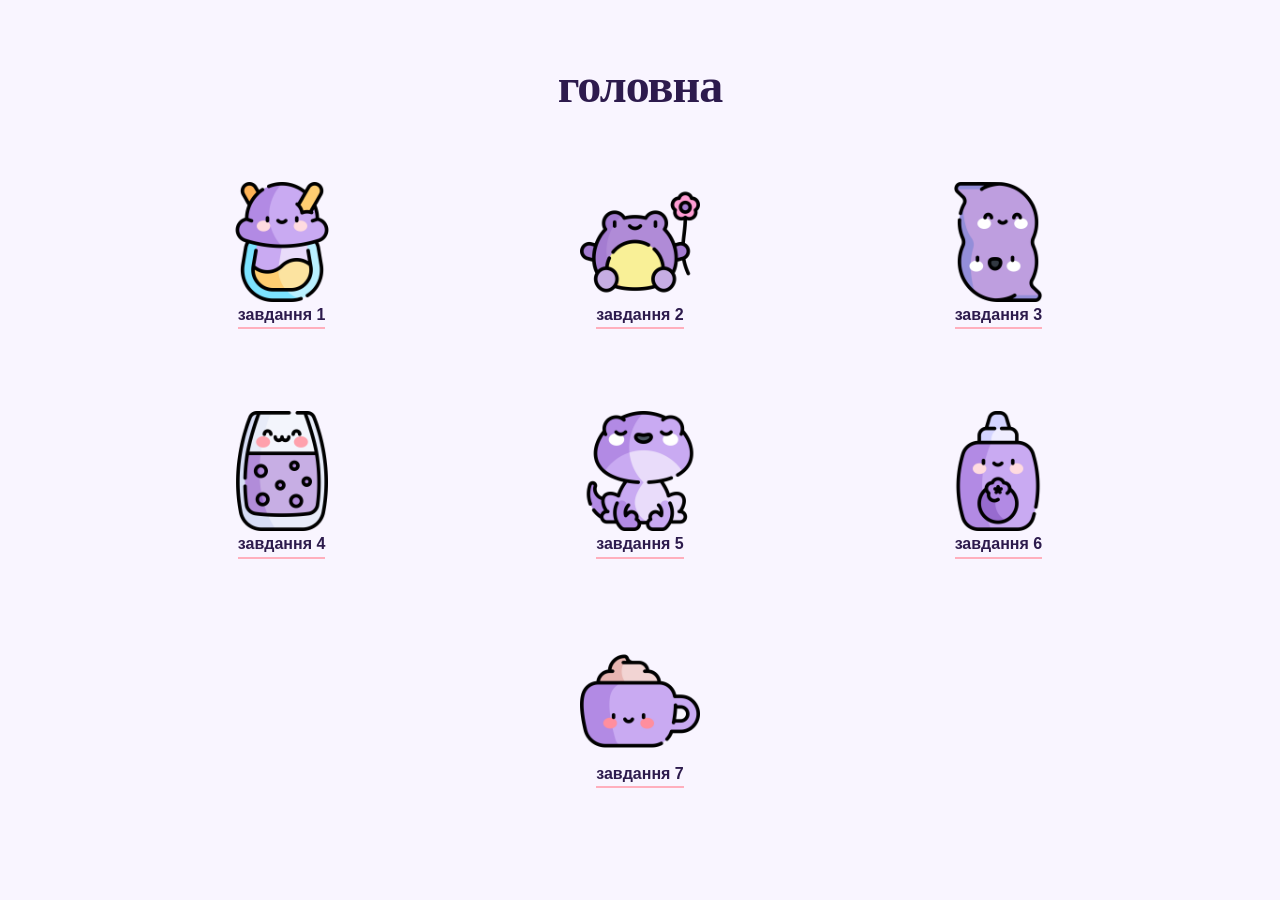
<file: index.html>
<!doctype html>
<html lang="en">
  <head>
    <meta charset="UTF-8" />
    <meta name="viewport" content="width=device-width, initial-scale=1.0" />
    <title>головна</title>
    <link rel="stylesheet" href="./style.css" />
  </head>
  <body>
    <main class="_main-root _main">
      <h1>головна</h1>
      <div class="task-container">
        <ul>
          <li>
            <img src="./img/icon/icon-1.png" alt="task1-icon" /><a
              href="./tasks/task1.html"
              >завдання 1</a
            >
          </li>
          <li>
            <img src="./img/icon/icon-2.png" alt="task2-icon" /><a
              href="./tasks/task2.html"
              >завдання 2</a
            >
          </li>
          <li>
            <img src="./img/icon/icon-3.png" alt="task3-icon" /><a
              href="./tasks/task3.html"
              >завдання 3</a
            >
          </li>
          <li>
            <img src="./img/icon/icon-4.png" alt="task4-icon" /><a
              href="./tasks/task4.html"
              >завдання 4</a
            >
          </li>
          <li>
            <img src="./img/icon/icon-5.png" alt="task5-icon" /><a
              href="./tasks/task5.html"
              >завдання 5</a
            >
          </li>
          <li>
            <img src="./img/icon/icon-6.png" alt="task6-icon" /><a
              href="./tasks/task6.html"
              >завдання 6</a
            >
          </li>
          <li>
            <img src="./img/icon/icon-7.png" alt="task7-icon" /><a
              href="./tasks/task7.html"
              >завдання 7</a
            >
          </li>
        </ul>
      </div>
    </main>
  </body>
</html>
</file>
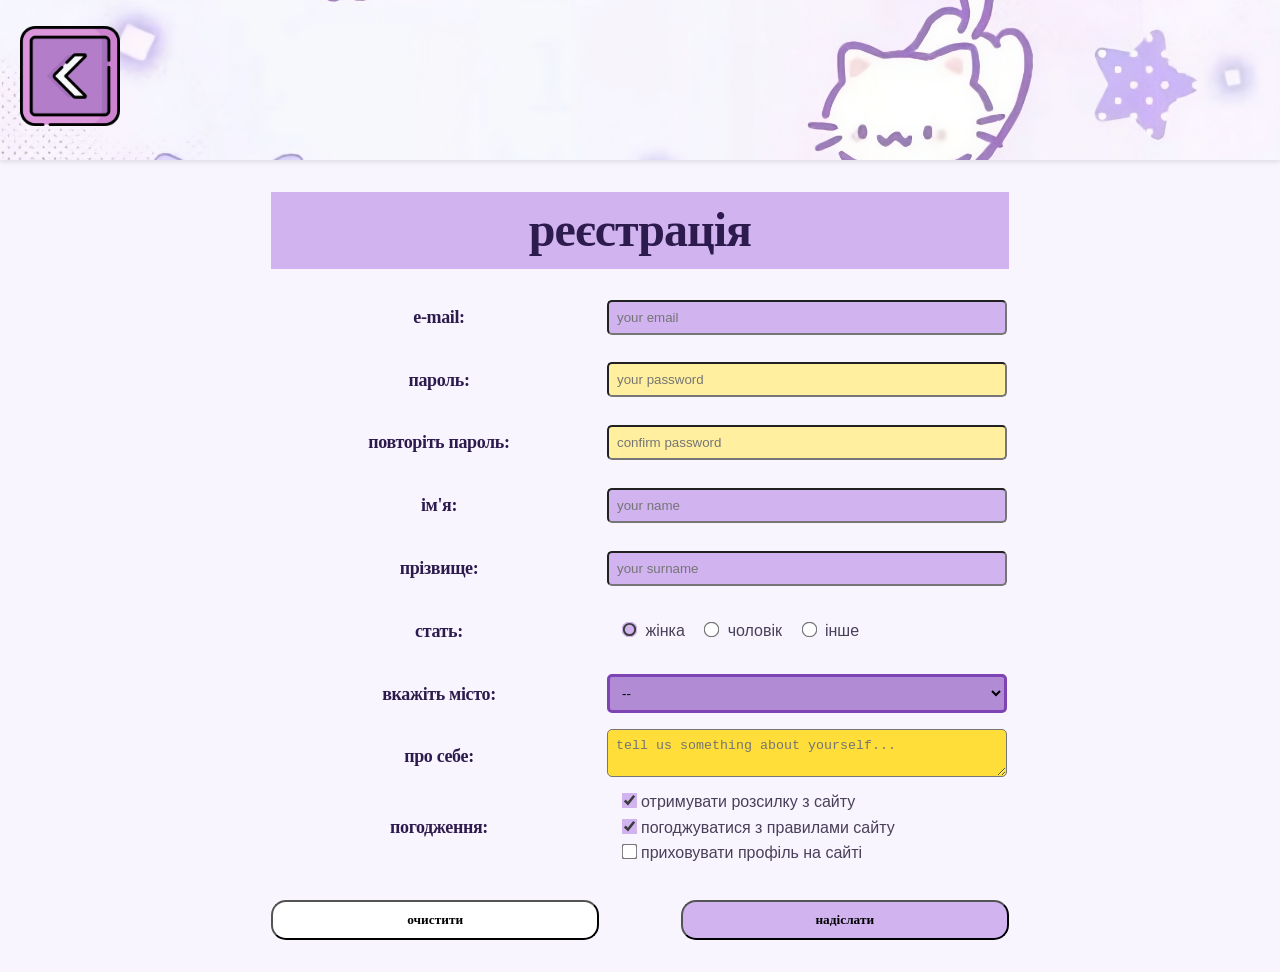
<file: tasks/task1.html>
<!doctype html>
<html lang="en">
  <head>
    <meta charset="UTF-8" />
    <meta name="viewport" content="width=device-width, initial-scale=1.0" />
    <title>завдання 1</title>
    <link rel="stylesheet" href="../style.css" />
  </head>
  <body>
    <header class="_header _header-1">
      <a href="../index.html"
        ><img src="../img/icon/arrow-icon.png" alt="arrow icon"
      /></a>
    </header>
    <main class="_main _main-task1">
      <form action="form_sent.html" method="get">
        <table>
          <caption>
            реєстрація
          </caption>
          <tr>
            <th><h3>e-mail:</h3></th>
            <td><input type="email" required placeholder="your email" /></td>
          </tr>
          <tr>
            <th><h3>пароль:</h3></th>
            <td>
              <input type="password" required placeholder="your password" />
            </td>
          </tr>
          <tr>
            <th><h3>повторіть пароль:</h3></th>
            <td>
              <input type="password" required placeholder="confirm password" />
            </td>
          </tr>

          <tr>
            <th><h3>ім'я:</h3></th>
            <td><input type="text" required placeholder="your name" /></td>
          </tr>
          <tr>
            <th><h3>прізвище:</h3></th>
            <td><input type="text" required placeholder="your surname" /></td>
          </tr>
          <tr>
            <th><h3>стать:</h3></th>
            <td class="gender-pool">
              <input
                type="radio"
                name="gender"
                id="woman"
                value="woman"
                checked
              />
              <label for="woman">жінка</label>

              <input type="radio" name="gender" id="man" value="man" />
              <label for="man">чоловік</label>

              <input type="radio" name="gender" id="other" value="other" />
              <label for="other">інше</label>
            </td>
          </tr>

          <tr>
            <th><h3>вкажіть місто:</h3></th>
            <td>
              <select name="citys" required>
                <option value="" disabled selected hidden>--</option>
                <option value="Zaporizhia">Запоріжжя</option>
                <option value="Zhytomyr">Житомир</option>
                <option value="Vinnytsia">Вінниця</option>
                <option value="Khmelnytskyi">Хмельницький</option>
                <option value="Ivano-Frankivsk">Івано-Франківськ</option>
                <option value="Odessa">Одесса</option>
                <option value="Chernihiv">Чернігів</option>
                <option value="Rivne">Рівне</option>
              </select>
            </td>
          </tr>
          <tr>
            <th><h3>про себе:</h3></th>
            <td>
              <textarea
                name="about_user"
                id="about"
                placeholder="tell us something about yourself..."
              ></textarea>
            </td>
          </tr>

          <tr>
            <th><h3>погодження:</h3></th>
            <td>
              <label for="newsletter">
                <input type="checkbox" checked />отримувати розсилку з сайту
                <br
              /></label>
              <label for="rules">
                <input type="checkbox" checked />погоджуватися з правилами сайту
                <br
              /></label>
              <label for="private">
                <input type="checkbox" />приховувати профіль на сайті <br
              /></label>
            </td>
          </tr>
        </table>
        <button type="reset">очистити</button>
        <button type="submit">надіслати</button>
      </form>
    </main>
  </body>
</html>
</file>
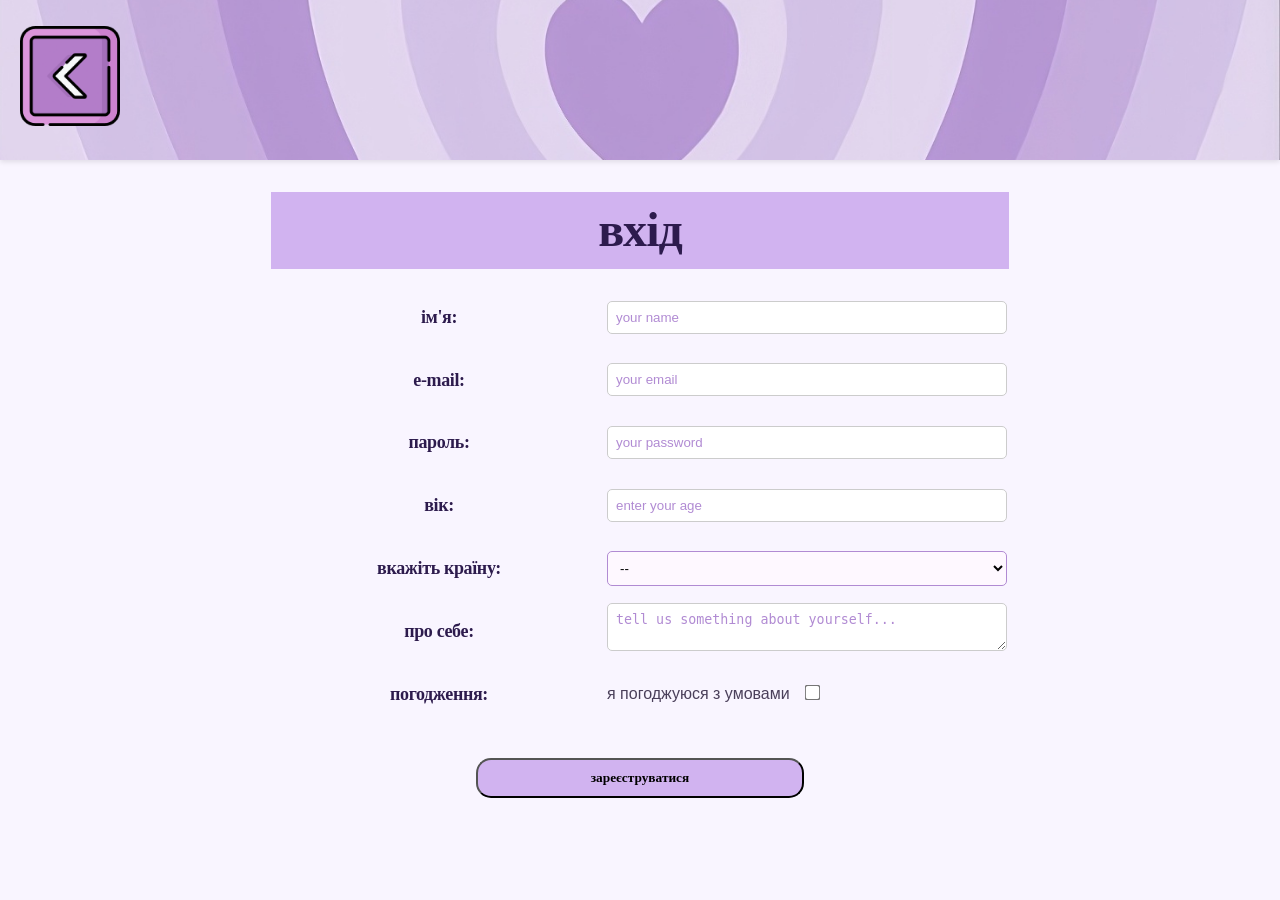
<file: tasks/task2.html>
<!doctype html>
<html lang="en">
  <head>
    <meta charset="UTF-8" />
    <meta name="viewport" content="width=device-width, initial-scale=1.0" />
    <title>завдання 2</title>
    <link rel="stylesheet" href="../style.css" />
  </head>
  <body>
    <header class="_header _header-2">
      <a href="../index.html"
        ><img src="../img/icon/arrow-icon.png" alt="arrow icon"
      /></a>
    </header>
    <main class="_main _main-task2">
      <form action="form_sent.html" method="get">
        <table>
          <caption>
            вхід
          </caption>
          <tr>
            <th><h3>ім'я:</h3></th>
            <td><input type="text" required placeholder="your name" /></td>
          </tr>
          <tr>
            <th><h3>e-mail:</h3></th>
            <td><input type="email" required placeholder="your email" /></td>
          </tr>
          <tr>
            <th><h3>пароль:</h3></th>
            <td>
              <input type="password" required placeholder="your password" />
            </td>
          </tr>
          <tr>
            <th><h3>вік:</h3></th>
            <td>
              <input type="number" required placeholder="enter your age" />
            </td>
          </tr>

          <tr>
            <th><h3>вкажіть країну:</h3></th>
            <td>
              <select name="conutries" id="">
                <option value="" disabled selected hidden>--</option>
                <option value="ukraine">Україна</option>
                <option value="canada">Канада</option>
                <option value="korea">Корея</option>
                <option value="germany">Німеччина</option>
                <option value="france">Франція</option>
                <option value="italy">Італія</option>
                <option value="spain">Іспанія</option>
              </select>
            </td>
          </tr>
          <tr>
            <th><h3>про себе:</h3></th>
            <td>
              <textarea
                name="about_user"
                id="about"
                placeholder="tell us something about yourself..."
              ></textarea>
            </td>
          </tr>

          <tr>
            <th><h3>погодження:</h3></th>
            <td>
              <label for="condition">
                я погоджуюся з умовами<input type="checkbox" />
              </label>
            </td>
          </tr>
        </table>
        <button type="submit">зареєструватися</button>
      </form>
    </main>
  </body>
</html>
</file>
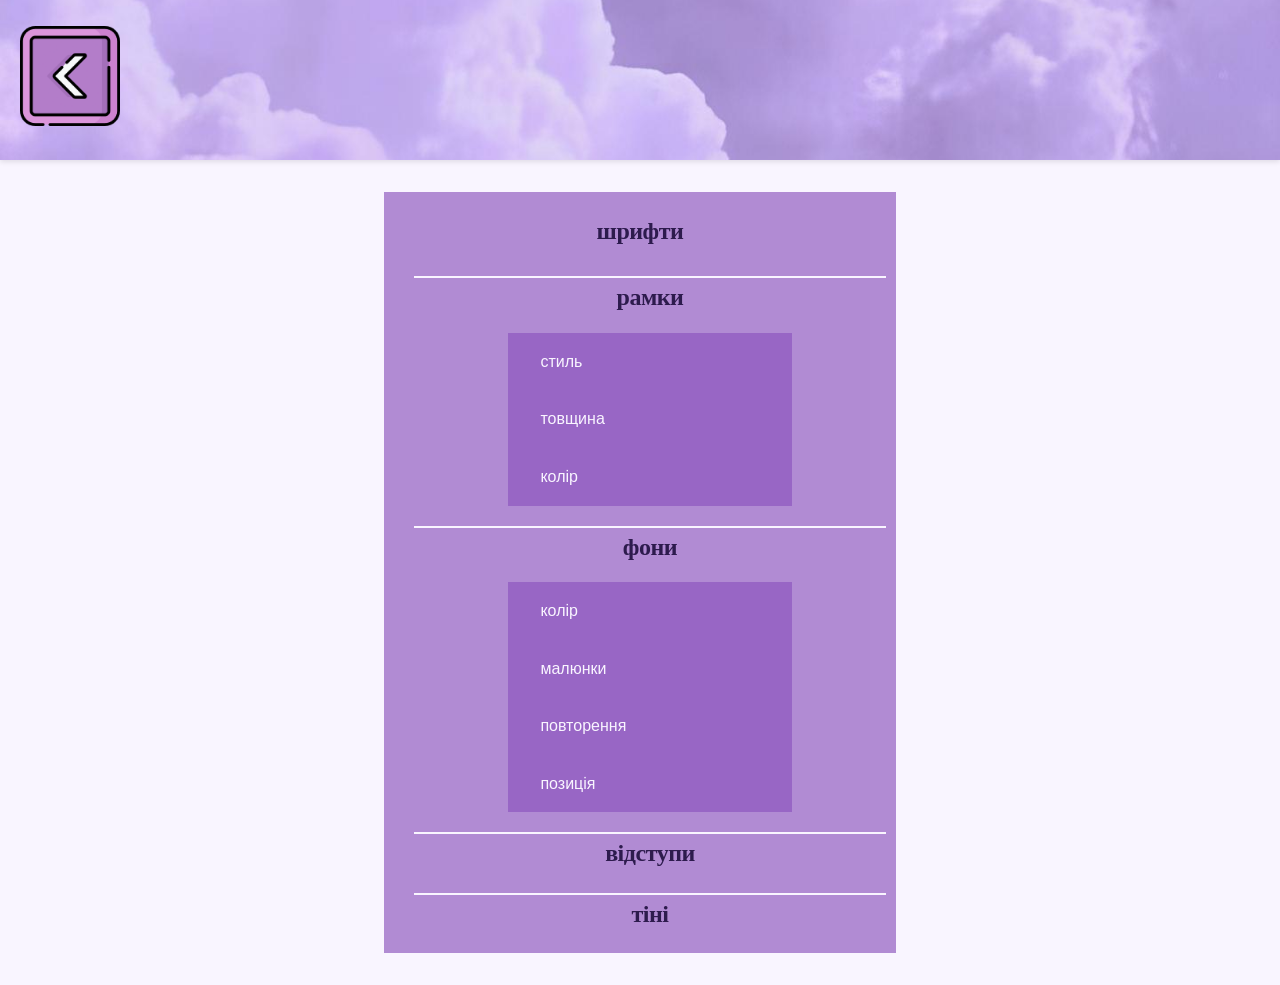
<file: tasks/task3.html>
<!doctype html>
<html lang="en">
  <head>
    <meta charset="UTF-8" />
    <meta name="viewport" content="width=device-width, initial-scale=1.0" />
    <title>завдання 3</title>
    <link rel="stylesheet" href="../style.css" />
  </head>
  <body>
    <header class="_header _header-3">
      <a href="../index.html"
        ><img src="../img/icon/arrow-icon.png" alt="arrow icon"
      /></a>
    </header>
    <main class="_main _main-task3">
      <div>
        <h3>шрифти</h3>
        <ul>
          <h3>рамки</h3>
          <li>стиль</li>
          <li>товщина</li>
          <li>колір</li>
        </ul>
        <ul>
          <h3>фони</h3>
          <li>колір</li>
          <li>малюнки</li>
          <li>повторення</li>
          <li>позиція</li>
        </ul>
        <h3>відступи</h3>
        <h3>тіні</h3>
      </div>
    </main>
  </body>
</html>
</file>
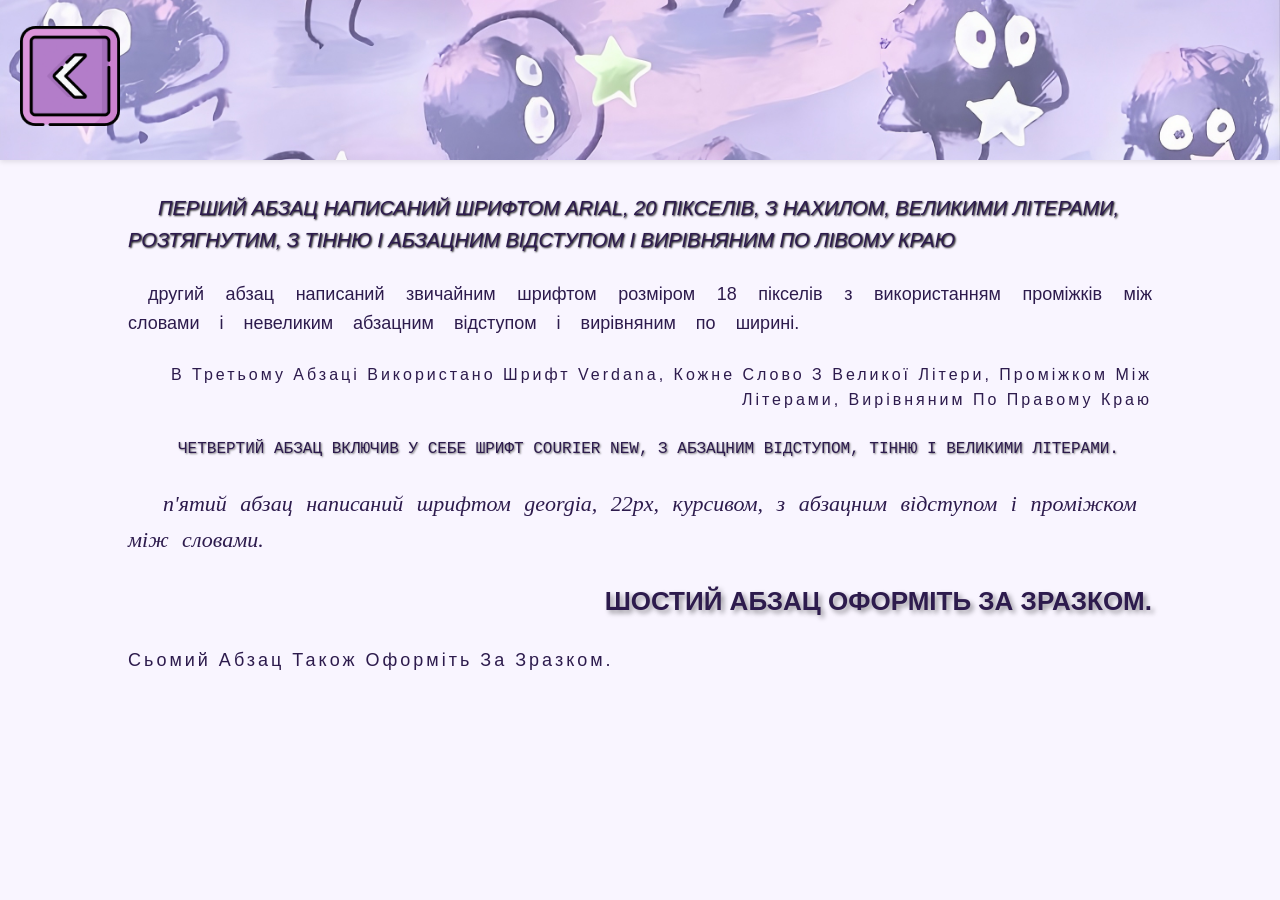
<file: tasks/task4.html>
<!doctype html>
<html lang="en">
  <head>
    <meta charset="UTF-8" />
    <meta name="viewport" content="width=device-width, initial-scale=1.0" />
    <title>завдання 4</title>
    <link rel="stylesheet" href="../style.css" />
  </head>
  <body>
    <header class="_header _header-4">
      <a href="../index.html"
        ><img src="../img/icon/arrow-icon.png" alt="arrow icon"
      /></a>
    </header>
    <main class="_main _main-task4">
      <p>
        перший абзац написаний шрифтом arial, 20 пікселів, з нахилом, великими
        літерами, розтягнутим, з тінню і абзацним відступом і вирівняним по
        лівому краю
      </p>
      <p>
        другий абзац написаний звичайним шрифтом розміром 18 пікселів з
        використанням проміжків між словами і невеликим абзацним відступом і
        вирівняним по ширині.
      </p>
      <p>
        в третьому абзаці використано шрифт verdana, кожне слово з великої
        літери, проміжком між літерами, вирівняним по правому краю
      </p>
      <p>
        четвертий абзац включив у себе шрифт courier new, з абзацним відступом,
        тінню і великими літерами.
      </p>
      <p>
        п'ятий абзац написаний шрифтом georgia, 22px, курсивом, з абзацним
        відступом і проміжком між словами.
      </p>
      <p>шостий абзац оформіть за зразком.</p>
      <p>сьомий абзац також оформіть за зразком.</p>
    </main>
  </body>
</html>
</file>
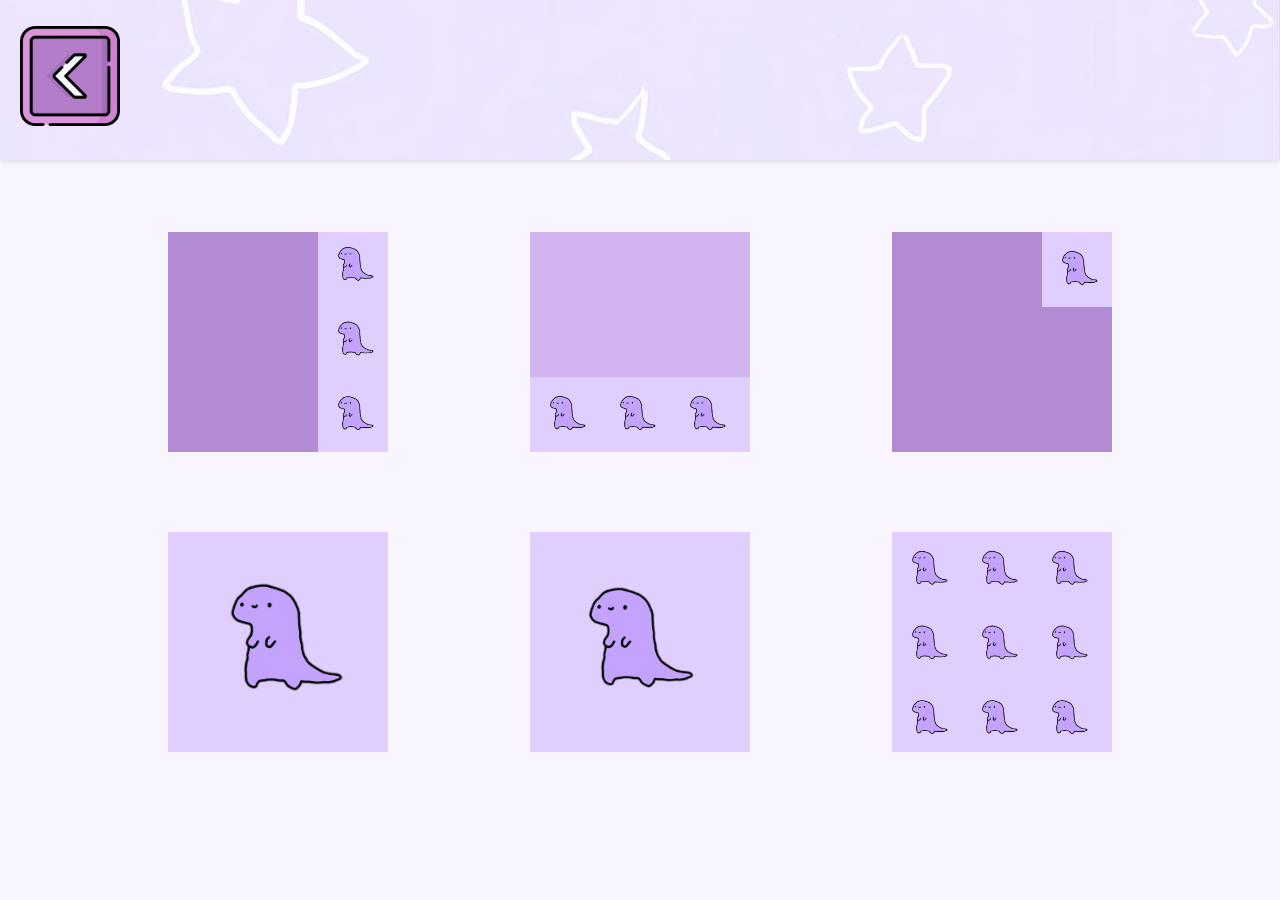
<file: tasks/task5.html>
<!doctype html>
<html lang="en">
  <head>
    <meta charset="UTF-8" />
    <meta name="viewport" content="width=device-width, initial-scale=1.0" />
    <title>завдання 5</title>
    <link rel="stylesheet" href="../style.css" />
  </head>
  <body>
    <header class="_header _header-5">
      <a href="../index.html"
        ><img src="../img/icon/arrow-icon.png" alt="arrow icon"
      /></a>
    </header>
    <main class="_main _main-task5">
      <div></div>
      <div></div>
      <div></div>
      <div></div>
      <div></div>
      <div></div>
    </main>
  </body>
</html>
</file>
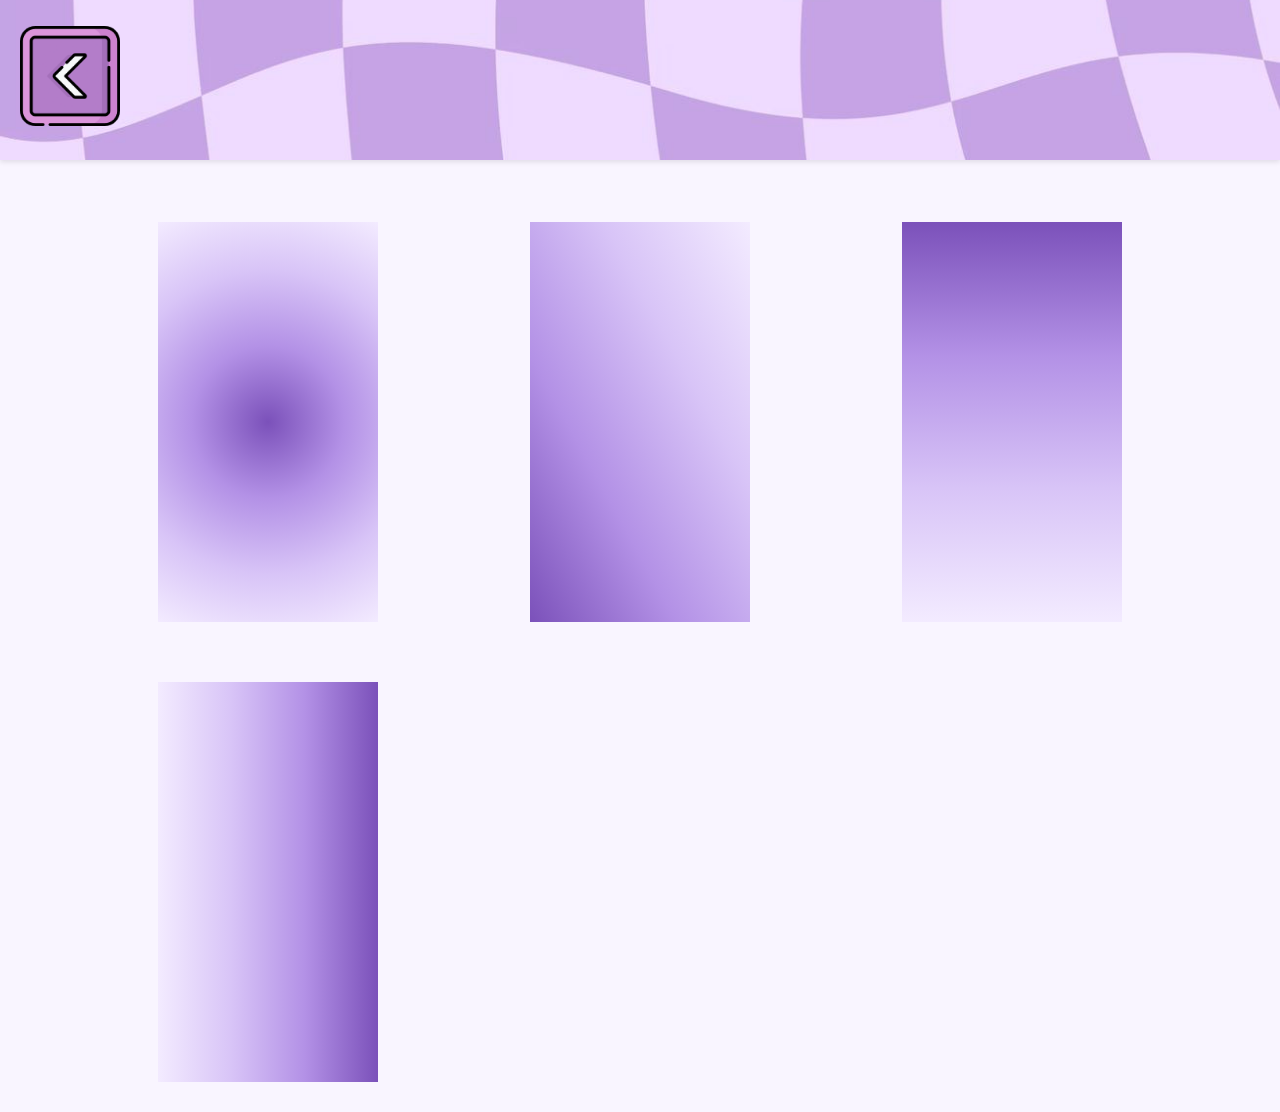
<file: tasks/task6.html>
<!doctype html>
<html lang="en">
  <head>
    <meta charset="UTF-8" />
    <meta name="viewport" content="width=device-width, initial-scale=1.0" />
    <title>завдання 6</title>
    <link rel="stylesheet" href="../style.css" />
  </head>
  <body>
    <header class="_header _header-6">
      <a href="../index.html"
        ><img src="../img/icon/arrow-icon.png" alt="arrow icon"
      /></a>
    </header>
    <main class="_main _main-task6">
      <div></div>
      <div></div>
      <div></div>
      <div></div>
    </main>
  </body>
</html>
</file>
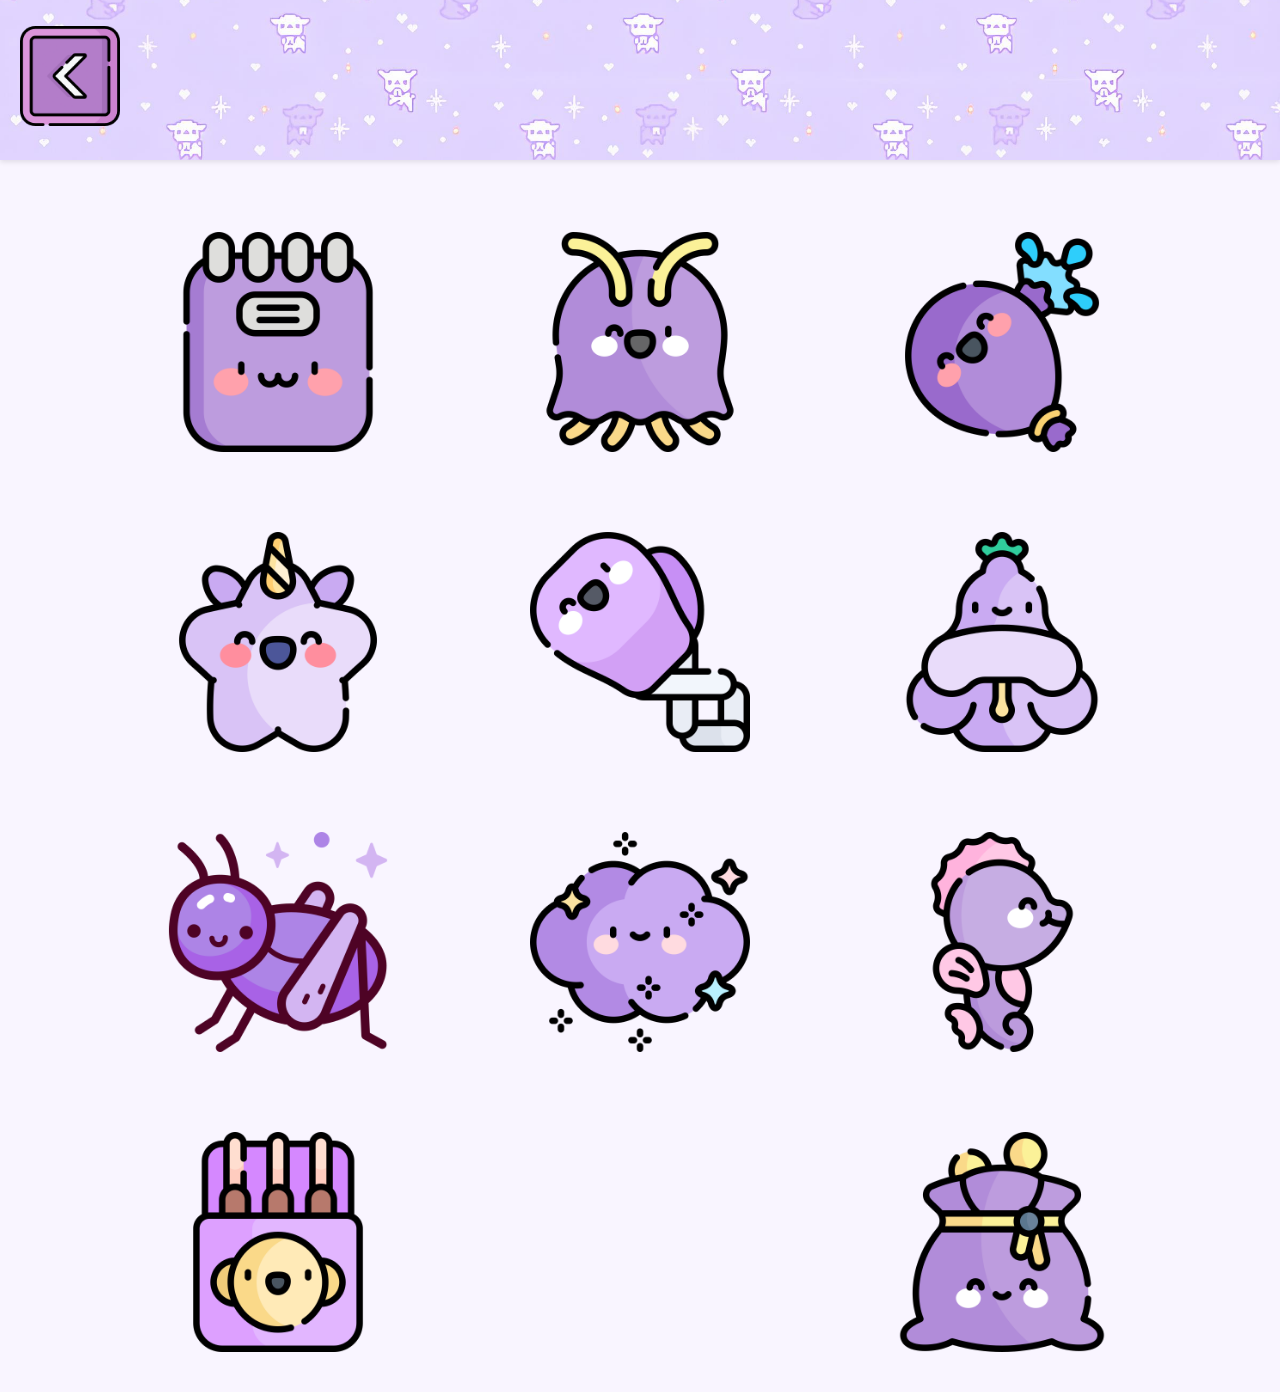
<file: tasks/task7.html>
<!doctype html>
<html lang="en">
  <head>
    <meta charset="UTF-8" />
    <meta name="viewport" content="width=device-width, initial-scale=1.0" />
    <title>завдання 7</title>
    <link rel="stylesheet" href="../style.css" />
  </head>
  <body>
    <header class="_header _header-7">
      <a href="../index.html"
        ><img src="../img/icon/arrow-icon.png" alt="arrow icon"
      /></a>
    </header>
    <main class="_main _main-task7">
      <div></div>
      <div></div>
      <div></div>
      <div></div>
      <div></div>
      <div></div>
      <div></div>
      <div></div>
      <div></div>
      <div></div>
      <div></div>
    </main>
  </body>
</html>
</file>
<file: style.css>
@import url("https://fonts.google.com/share?selection.family=Comfortaa:wght@300..700|Nunito:ital,wght@0,200..1000;1,200..1000");
* {
  margin: 0;
  padding: 0;
  box-sizing: border-box;
}

body {
  box-sizing: border-box;
  background-color: #f9f5ff;
  font-family: "Nunito", sans-serif;
  font-weight: 400;
  line-height: 1.6;
  margin: 0;
  color: #4a3f5a;
  -webkit-font-smoothing: antialiased;
  -moz-osx-font-smoothing: grayscale;
}
body h1,
body h2,
body h3,
body h4,
body h5,
body h6,
body caption {
  font-family: "Comfortaa", cursive;
  font-weight: 700;
  color: #2d1b4d;
  margin-top: 0;
  margin-bottom: 1rem;
  letter-spacing: -0.02em;
}
body h1,
body caption {
  font-size: 3rem;
}
body h2 {
  font-size: 2.5rem;
}
body h3 {
  font-size: 2rem;
}
body p {
  margin-top: 0;
  margin-bottom: 1.5rem;
}
body a {
  display: inline-block;
  text-decoration: none;
  border-bottom: 2px solid #ffafbd;
  font-weight: 700;
  transition: all 0.3s ease;
  color: #2d1b4d;
}
body a:hover, body a:focus {
  color: rgb(255, 98.5, 125.8875);
  border-bottom-color: rgb(255, 98.5, 125.8875);
  transform: translateY(-1px);
}
body span {
  color: #8e7da5;
  font-weight: 400;
}
body mark {
  background-color: #ffef9f;
  color: #2d1b4d;
  border-radius: 4px;
  padding: 0 0.3rem;
}
body::selection {
  background-color: #d1b3f0;
  color: #fff;
}

._header {
  position: fixed;
  top: 0;
  width: 100%;
  height: 10rem;
  display: flex;
  align-items: center;
  padding: 0 20px;
  box-shadow: 0px 2px 5px rgba(0, 0, 0, 0.1);
  background-repeat: no-repeat;
  background-size: cover;
  background-position: center;
}
._header a {
  border: none;
}
._header a img {
  width: 100px;
}
._header a:hover {
  transform: translateY(-5px);
  transition: all 0.3s ease;
}
._header a:hover img {
  filter: drop-shadow(0 0 5px rgb(157.4395604396, 93.8131868132, 223.1868131868));
}

._header-1 {
  background-image: url("./img/bg/bg-1.png");
}

._header-2 {
  background-image: url("./img/bg/bg-2.jpg");
}

._header-3 {
  background-image: url("./img/bg/bg-3.jpg");
}

._header-4 {
  background-image: url("./img/bg/bg-4.jpg");
}

._header-5 {
  background-image: url("./img/bg/bg-5.jpg");
}

._header-6 {
  background-image: url("./img/bg/bg-6.jpg");
}

._header-7 {
  background-image: url("./img/bg/bg-7.jpg");
}

._main {
  width: 80vw;
  margin: auto;
  margin-top: 12rem;
}

._main-root {
  margin-top: 3rem;
  height: 90vh;
  overflow: hidden;
}
._main-root h1 {
  width: 100%;
  text-align: center;
  font-family: "Comfortaa", cursive;
}
._main-root div {
  height: 85%;
  display: flex;
}
._main-root div ul {
  width: 100%;
  display: flex;
  flex-flow: row wrap;
  justify-content: space-between;
  align-items: center;
}
._main-root div ul li {
  width: 30%;
  display: flex;
  flex-flow: column wrap;
  align-items: center;
  justify-content: center;
  cursor: pointer;
}
._main-root div ul li:hover {
  transform: translateY(-5px);
  transition: all 0.3s ease;
}
._main-root div ul li:hover img {
  filter: drop-shadow(0 0 5px rgb(157.4395604396, 93.8131868132, 223.1868131868));
}
._main-root div ul li img {
  width: 120px;
}
._main-root div ul li a {
  font-family: "Nunito", sans-serif;
}
._main-root div ul li:nth-last-child(1) {
  width: 100%;
}

._main-submit-form {
  margin-top: 6rem;
  display: flex;
  flex-flow: column wrap;
  align-items: center;
  justify-content: space-between;
  height: 80vh;
}
._main-submit-form h1 {
  text-align: center;
}
._main-submit-form img {
  margin: auto;
  width: 20rem;
}
._main-submit-form a {
  width: 200px;
  text-align: center;
}

._main-task1 form {
  width: 80%;
  margin: auto;
  display: flex;
  flex-flow: row wrap;
  justify-content: space-around;
  font-family: "Nunito", sans-serif;
}
._main-task1 form table caption {
  background-color: #d1b3f0;
}
._main-task1 form table tr th h3 {
  font-size: 18px;
  width: 300px;
  margin: 1rem;
}
._main-task1 form table tr td input:not([type=radio]):not([type=checkbox]),
._main-task1 form table tr td select,
._main-task1 form table tr td textarea {
  padding: 0.5rem;
  width: 100%;
  border-radius: 5px;
}
._main-task1 form table tr td textarea {
  min-height: 35px;
  max-height: 200px;
  max-width: 700px;
  min-width: 400px;
  background-color: #ffde39;
}
._main-task1 form table tr td select {
  border: 3px solid rgb(127.1, 68.2, 179.8);
  background-color: #b18bd3;
}
._main-task1 form table tr td input[type=text], ._main-task1 form table tr td input[type=email] {
  background-color: #d1b3f0;
}
._main-task1 form table tr td input[type=radio], ._main-task1 form table tr td input[type=checkbox] {
  margin: 0 5px 0 1rem;
  accent-color: #d1b3f0;
  transform: scale(1.2);
  cursor: pointer;
}
._main-task1 form table tr td input[type=password] {
  background-color: #ffef9f;
}
._main-task1 form button {
  width: 40%;
  margin: 2rem;
}
._main-task1 form button[type=reset] {
  background-color: white;
}

._main-task2 form {
  width: 80%;
  margin: auto;
  display: flex;
  flex-flow: row wrap;
  justify-content: space-around;
  font-family: "Nunito", sans-serif;
}
._main-task2 form table caption {
  background-color: #d1b3f0;
}
._main-task2 form table tr th h3 {
  font-size: 18px;
  width: 300px;
  margin: 1rem;
}
._main-task2 form table tr td {
  accent-color: #d1b3f0;
}
._main-task2 form table tr td input:not([type=radio]):not([type=checkbox]),
._main-task2 form table tr td select,
._main-task2 form table tr td textarea {
  padding: 0.5rem;
  width: 100%;
  border-radius: 5px;
  outline: none;
  border: 1px solid #ccc;
  transition: all 0.3s ease;
}
._main-task2 form table tr td input:not([type=radio]):not([type=checkbox])::placeholder,
._main-task2 form table tr td select::placeholder,
._main-task2 form table tr td textarea::placeholder {
  color: #b18bd3;
}
._main-task2 form table tr td input:not([type=radio]):not([type=checkbox]):focus,
._main-task2 form table tr td select:focus,
._main-task2 form table tr td textarea:focus {
  border-color: #555;
  box-shadow: 0 0 5px rgba(0, 0, 0, 0.1);
}
._main-task2 form table tr td input:not([type=radio]):not([type=checkbox]):not(:placeholder-shown),
._main-task2 form table tr td select:not(:placeholder-shown),
._main-task2 form table tr td textarea:not(:placeholder-shown) {
  border-color: #b18bd3;
}
._main-task2 form table tr td input:not([type=radio]):not([type=checkbox]):valid:not(:placeholder-shown),
._main-task2 form table tr td select:valid:not(:placeholder-shown),
._main-task2 form table tr td textarea:valid:not(:placeholder-shown) {
  border-color: #b18bd3;
  background-color: #fef8ff;
}
._main-task2 form table tr td input:not([type=radio]):not([type=checkbox]):invalid:not(:placeholder-shown),
._main-task2 form table tr td select:invalid:not(:placeholder-shown),
._main-task2 form table tr td textarea:invalid:not(:placeholder-shown) {
  border-color: #dc3545;
  background-color: #fff8f8;
}
._main-task2 form table tr td input:not([type=radio]):not([type=checkbox]):disabled,
._main-task2 form table tr td select:disabled,
._main-task2 form table tr td textarea:disabled {
  background-color: #f0f0f0;
  border-color: #ddd;
  cursor: not-allowed;
  opacity: 0.6;
}
._main-task2 form table tr td textarea {
  min-height: 35px;
  max-height: 200px;
  max-width: 700px;
  min-width: 400px;
}
._main-task2 form table tr td input[type=radio],
._main-task2 form table tr td input[type=checkbox] {
  margin: 0 5px 0 1rem;
  accent-color: #d1b3f0;
  transform: scale(1.2);
  cursor: pointer;
}
._main-task2 form table tr td select:invalid {
  color: #add8e6;
}
._main-task2 form button {
  width: 40%;
  margin: 2rem;
}
._main-task2 form button:active {
  background-color: rgb(127.1, 68.2, 179.8);
}

._main-task3 div {
  width: 40vw;
  background-color: #b18bd3;
  margin: auto;
  padding: 20px;
  display: flex;
  flex-flow: column wrap;
  justify-content: space-between;
  margin-bottom: 2rem;
}
._main-task3 div > h3:not(:nth-child(1)),
._main-task3 div ul {
  border-top: 2px solid #f9f5ff;
  margin: 10px;
}
._main-task3 div h3 {
  width: 100%;
  text-align: center;
  font-size: 24px;
}
._main-task3 div h3:nth-last-child(1) {
  margin-bottom: 0;
}
._main-task3 div ul li {
  width: 60%;
  background-color: rgb(152.1375, 102.025, 196.975);
  color: #f9f5ff;
  box-sizing: border-box;
  margin: auto;
  padding: 1rem 2rem;
  list-style: none;
}

._main-task4 p {
  color: #2d1b4d;
}
._main-task4 p:nth-child(1) {
  font-family: Arial, sans-serif;
  font-size: 20px;
  font-style: italic;
  text-transform: uppercase;
  text-indent: 30px;
  text-align: left;
  text-shadow: 1px 1px 2px #000000;
}
._main-task4 p:nth-child(2) {
  font-size: 18px;
  word-spacing: 15px;
  text-indent: 20px;
  text-align: justify;
}
._main-task4 p:nth-child(3) {
  font-family: Verdana, sans-serif;
  text-transform: capitalize;
  letter-spacing: 3px;
  text-align: right;
}
._main-task4 p:nth-child(4) {
  font-family: "Courier New", Courier, monospace;
  text-transform: uppercase;
  text-shadow: 1px 1px 2px #777;
  text-indent: 50px;
}
._main-task4 p:nth-child(5) {
  font-family: Georgia, serif;
  font-size: 22px;
  font-style: italic;
  text-indent: 35px;
  word-spacing: 8px;
}
._main-task4 p:nth-child(6) {
  font-weight: bold;
  font-size: 26px;
  text-align: right;
  text-transform: uppercase;
  text-shadow: 3px 3px 5px rgba(0, 0, 0, 0.4);
}
._main-task4 p:nth-child(7) {
  font-family: Verdana, sans-serif;
  text-transform: capitalize;
  letter-spacing: 3px;
  text-align: left;
  font-size: 18px;
}

._main-task5 {
  display: flex;
  flex-flow: row wrap;
  justify-content: space-between;
}
._main-task5 div {
  width: 220px;
  height: 220px;
  margin: 40px;
  background-image: url(./img/dino-task5.jpg);
}
._main-task5 div:nth-child(1) {
  background-size: 70px;
  background-repeat: repeat-y;
  background-position: bottom right;
}
._main-task5 div:nth-child(2) {
  background-size: 70px;
  background-repeat: repeat-x;
  background-position: bottom left;
}
._main-task5 div:nth-child(3) {
  background-size: 70px;
  background-repeat: no-repeat;
  background-position: top right;
}
._main-task5 div:nth-child(4) {
  background-size: cover;
  background-position: center;
}
._main-task5 div:nth-child(5) {
  background-size: contain;
}
._main-task5 div:nth-child(6) {
  background-size: 70px;
}
._main-task5 div:nth-child(even) {
  background-color: #d1b3f0;
}
._main-task5 div:nth-child(odd) {
  background-color: #b18bd3;
}

._main-task6 {
  display: flex;
  flex-flow: row wrap;
  justify-content: space-between;
}
._main-task6 div {
  width: 220px;
  height: 400px;
  margin: 30px;
}
._main-task6 div:nth-child(1) {
  background-image: radial-gradient(circle, #7b51ba, #b391e6, #d8c4f7, #f3ebff);
}
._main-task6 div:nth-child(2) {
  background-image: linear-gradient(to right top, #7b51ba, #b391e6, #d8c4f7, #f3ebff);
}
._main-task6 div:nth-child(3) {
  background-image: linear-gradient(to bottom, #7b51ba, #b391e6, #d8c4f7, #f3ebff);
}
._main-task6 div:nth-child(4) {
  background-image: linear-gradient(to left, #7b51ba, #b391e6, #d8c4f7, #f3ebff);
}

._main-task7 {
  display: flex;
  flex-flow: row wrap;
  justify-content: space-between;
}
._main-task7 div {
  width: 220px;
  height: 220px;
  margin: 40px;
  background-size: contain;
  background-repeat: no-repeat;
}
._main-task7 div:nth-child(1) {
  background-image: url(./img/icon/task-7/icon-1.png);
}
._main-task7 div:nth-child(2) {
  background-image: url(./img/icon/task-7/icon-2.png);
}
._main-task7 div:nth-child(3) {
  background-image: url(./img/icon/task-7/icon-3.png);
}
._main-task7 div:nth-child(4) {
  background-image: url(./img/icon/task-7/icon-4.png);
}
._main-task7 div:nth-child(5) {
  background-image: url(./img/icon/task-7/icon-5.png);
}
._main-task7 div:nth-child(6) {
  background-image: url(./img/icon/task-7/icon-6.png);
}
._main-task7 div:nth-child(7) {
  background-image: url(./img/icon/task-7/icon-7.png);
}
._main-task7 div:nth-child(8) {
  background-image: url(./img/icon/task-7/icon-8.png);
}
._main-task7 div:nth-child(9) {
  background-image: url(./img/icon/task-7/icon-9.png);
}
._main-task7 div:nth-child(10) {
  background-image: url(./img/icon/task-7/icon-10.png);
}
._main-task7 div:nth-child(11) {
  background-image: url(./img/icon/task-7/icon-11.png);
}

button {
  background-color: #d1b3f0;
  border-radius: 15px;
  padding: 10px 25px;
  font-family: "Comfortaa", cursive;
  font-weight: 700;
  cursor: pointer;
  transition: transform 0.1s ease, box-shadow 0.1s ease;
}
button:active {
  transform: translate(2px, 2px);
  filter: brightness(0.9);
}

/*# sourceMappingURL=style.css.map */
</file>
